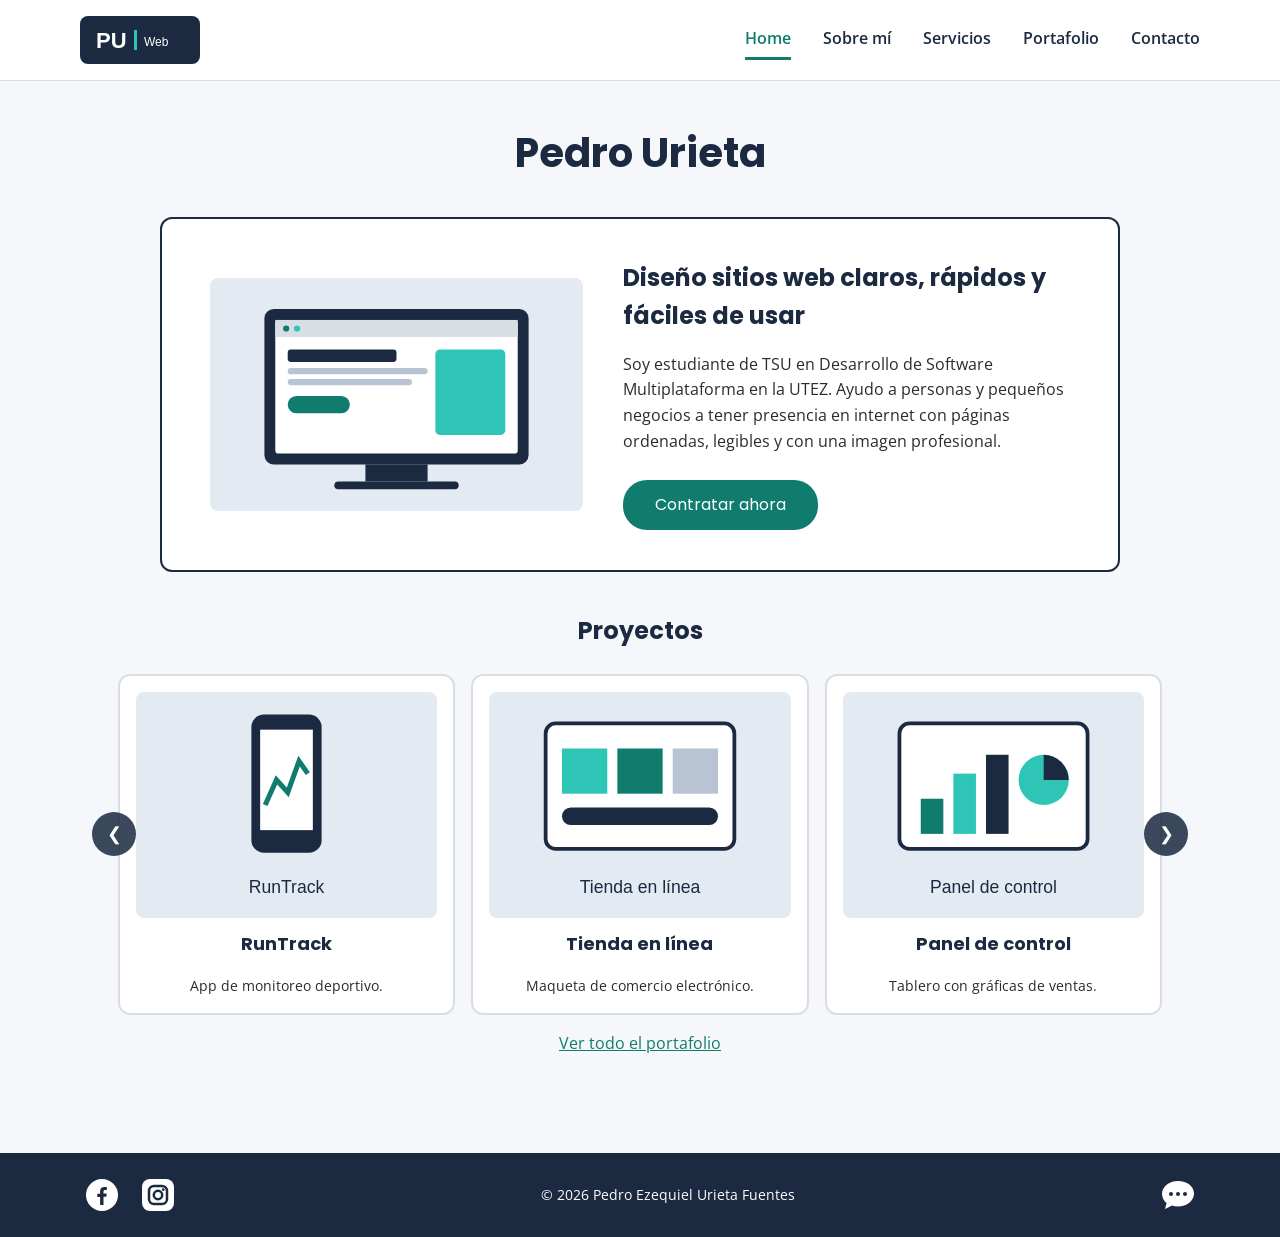
<file: index.html>
<!DOCTYPE html>
<html lang="es">
<head>
    <meta charset="UTF-8">
    <meta name="viewport" content="width=device-width, initial-scale=1.0">
    <meta name="description" content="Sitio personal de Pedro Urieta, diseñador de sitios web.">
    <title>Inicio | Pedro Urieta - Diseñador Web</title>
    <link rel="stylesheet" href="styles.css">
    <script src="script.js" defer></script>
</head>
<body>
    <header class="cabecera">
        <a href="index.html"><img id="logo" src="img/logo.svg" alt="Logotipo de Pedro Urieta, diseñador web"></a>
        <button class="menu-boton" type="button" aria-label="Abrir menú" aria-expanded="false" aria-controls="menu-principal">
            <span></span><span></span><span></span>
        </button>
        <nav class="menu" id="menu-principal" aria-label="Menú principal">
            <ul>
                <li><a href="index.html" class="activo" aria-current="page">Home</a></li>
                <li><a href="sobre-mi.html">Sobre mí</a></li>
                <li><a href="servicios.html">Servicios</a></li>
                <li><a href="portafolio.html">Portafolio</a></li>
                <li><a href="contacto.html">Contacto</a></li>
            </ul>
        </nav>
    </header>

    <main>
        <section class="seccion">
            <h1>Pedro Urieta</h1>
            <div class="caja-bienvenida">
                <img class="imagen-inicio" src="img/inicio.svg" alt="Ilustración de una computadora mostrando el diseño de un sitio web">
                <div class="texto-bienvenida">
                    <h2>Diseño sitios web claros, rápidos y fáciles de usar</h2>
                    <p>Soy estudiante de TSU en Desarrollo de Software Multiplataforma en la UTEZ. Ayudo a personas y pequeños negocios a tener presencia en internet con páginas ordenadas, legibles y con una imagen profesional.</p>
                    <a href="contacto.html" class="boton-primario">Contratar ahora</a>
                </div>
            </div>
        </section>

        <section class="seccion proyectos" aria-labelledby="titulo-proyectos">
            <h2 id="titulo-proyectos">Proyectos</h2>
            <div class="carrusel">
                <button class="carrusel-flecha anterior" type="button" aria-label="Ver proyecto anterior">&#10094;</button>
                <div class="carrusel-pista">
                    <article class="tarjeta-proyecto">
                        <img src="img/proyecto1.svg" alt="Captura ilustrativa de la aplicación RunTrack">
                        <h3>RunTrack</h3>
                        <p>App de monitoreo deportivo.</p>
                    </article>
                    <article class="tarjeta-proyecto">
                        <img src="img/proyecto2.svg" alt="Captura ilustrativa de una tienda en línea">
                        <h3>Tienda en línea</h3>
                        <p>Maqueta de comercio electrónico.</p>
                    </article>
                    <article class="tarjeta-proyecto">
                        <img src="img/proyecto3.svg" alt="Captura ilustrativa de un panel de control con gráficas">
                        <h3>Panel de control</h3>
                        <p>Tablero con gráficas de ventas.</p>
                    </article>
                    <article class="tarjeta-proyecto">
                        <img src="img/proyecto4.svg" alt="Captura ilustrativa de una página de aterrizaje">
                        <h3>Página de aterrizaje</h3>
                        <p>Sitio promocional de una sola página.</p>
                    </article>
                </div>
                <button class="carrusel-flecha siguiente" type="button" aria-label="Ver proyecto siguiente">&#10095;</button>
            </div>
            <p class="texto-centrado"><a href="portafolio.html">Ver todo el portafolio</a></p>
        </section>
    </main>

    <footer class="pie">
        <div class="redes">
            <a href="https://www.facebook.com/" target="_blank"><img src="img/facebook.svg" alt="Ícono de Facebook"></a>
            <a href="https://www.instagram.com/" target="_blank"><img src="img/instagram.svg" alt="Ícono de Instagram"></a>
        </div>
        <p>&copy; 2026 Pedro Ezequiel Urieta Fuentes</p>
        <a class="chat" href="https://wa.me/527771234567" target="_blank"><img src="img/chat.svg" alt="Ícono de chat para enviar un mensaje"></a>
    </footer>
</body>
</html>
</file>
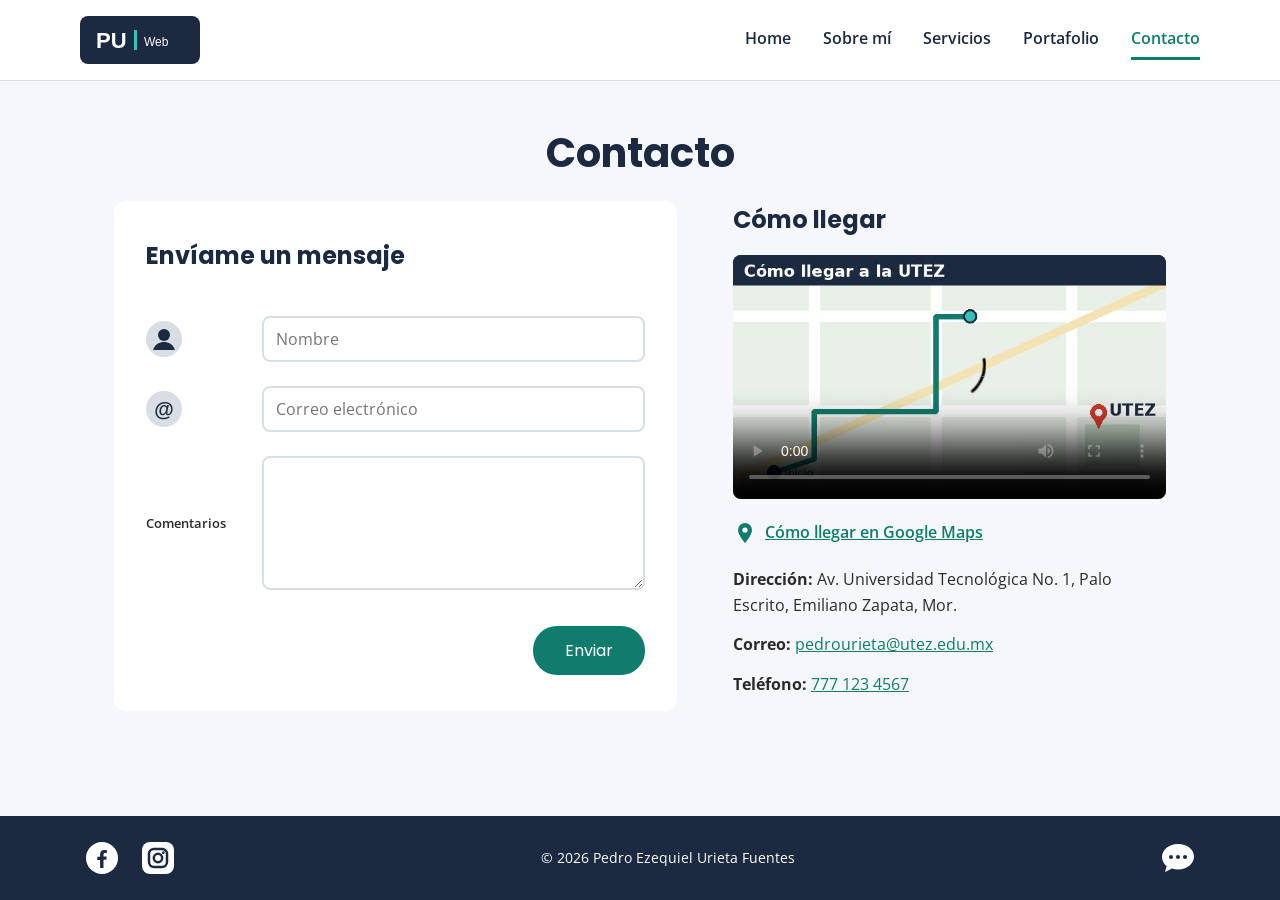
<file: contacto.html>
<!DOCTYPE html>
<html lang="es">
<head>
    <meta charset="UTF-8">
    <meta name="viewport" content="width=device-width, initial-scale=1.0">
    <meta name="description" content="Datos de contacto y formulario de Pedro Urieta.">
    <title>Contacto | Pedro Urieta - Diseñador Web</title>
    <link rel="stylesheet" href="styles.css">
    <script src="script.js" defer></script>
</head>
<body>
    <header class="cabecera">
        <a href="index.html"><img id="logo" src="img/logo.svg" alt="Logotipo de Pedro Urieta, diseñador web"></a>
        <button class="menu-boton" type="button" aria-label="Abrir menú" aria-expanded="false" aria-controls="menu-principal">
            <span></span><span></span><span></span>
        </button>
        <nav class="menu" id="menu-principal" aria-label="Menú principal">
            <ul>
                <li><a href="index.html">Home</a></li>
                <li><a href="sobre-mi.html">Sobre mí</a></li>
                <li><a href="servicios.html">Servicios</a></li>
                <li><a href="portafolio.html">Portafolio</a></li>
                <li><a href="contacto.html" class="activo" aria-current="page">Contacto</a></li>
            </ul>
        </nav>
    </header>

    <main>
        <section class="seccion">
            <h1>Contacto</h1>
            <div class="contacto">
                <form class="formulario" action="#" method="post">
                    <h2>Envíame un mensaje</h2>
                    <label for="nombre"><img src="img/icono-usuario.svg" alt="Ícono de usuario"></label>
                    <input type="text" id="nombre" name="nombre" placeholder="Nombre" autocomplete="name" required>
                    <label for="correo"><img src="img/icono-correo.svg" alt="Ícono de correo electrónico"></label>
                    <input type="email" id="correo" name="correo" placeholder="Correo electrónico" autocomplete="email" required>
                    <label for="comentarios" class="etiqueta-texto">Comentarios</label>
                    <textarea id="comentarios" name="comentarios" rows="5"></textarea>
                    <button type="submit" class="boton-primario">Enviar</button>
                </form>
                <div class="datos">
                    <h2>Cómo llegar</h2>
                    <video controls preload="metadata" poster="img/video-portada.jpg">
                        <source src="video/como-llegar.mp4" type="video/mp4">
                        Tu navegador no puede reproducir este video.
                    </video>
                    <a class="como-llegar" href="https://maps.google.com/?q=Universidad+Tecnologica+Emiliano+Zapata" target="_blank"><img src="img/icono-ubicacion.svg" alt="Ícono de ubicación"> Cómo llegar en Google Maps</a>
                    <p><strong>Dirección:</strong> Av. Universidad Tecnológica No. 1, Palo Escrito, Emiliano Zapata, Mor.</p>
                    <p><strong>Correo:</strong> <a href="mailto:pedrourieta@utez.edu.mx">pedrourieta@utez.edu.mx</a></p>
                    <p><strong>Teléfono:</strong> <a href="tel:+527771234567">777 123 4567</a></p>
                </div>
            </div>
        </section>
    </main>

    <footer class="pie">
        <div class="redes">
            <a href="https://www.facebook.com/" target="_blank"><img src="img/facebook.svg" alt="Ícono de Facebook"></a>
            <a href="https://www.instagram.com/" target="_blank"><img src="img/instagram.svg" alt="Ícono de Instagram"></a>
        </div>
        <p>&copy; 2026 Pedro Ezequiel Urieta Fuentes</p>
        <a class="chat" href="https://wa.me/527771234567" target="_blank"><img src="img/chat.svg" alt="Ícono de chat para enviar un mensaje"></a>
    </footer>
</body>
</html>
</file>
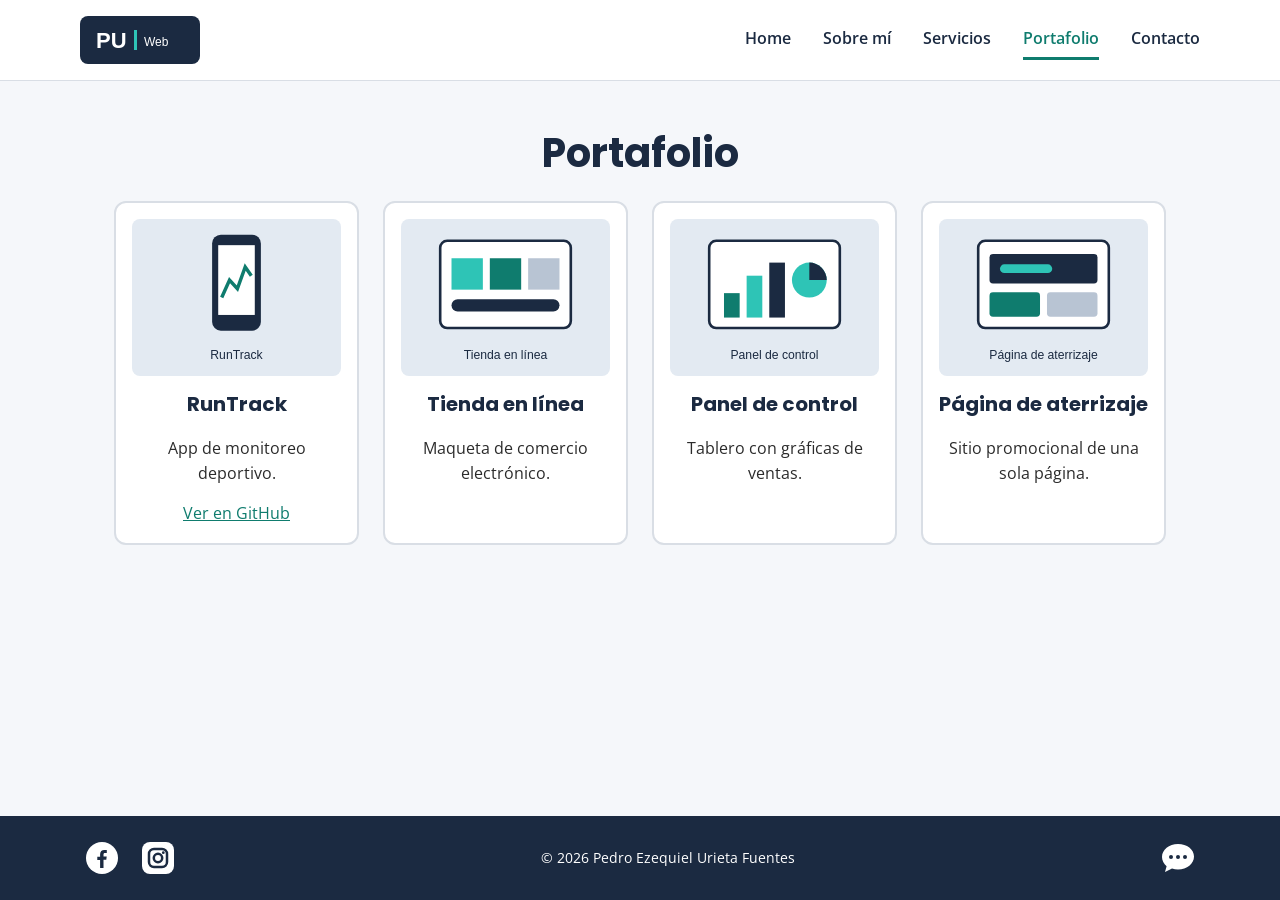
<file: portafolio.html>
<!DOCTYPE html>
<html lang="es">
<head>
    <meta charset="UTF-8">
    <meta name="viewport" content="width=device-width, initial-scale=1.0">
    <meta name="description" content="Proyectos realizados por Pedro Urieta.">
    <title>Portafolio | Pedro Urieta - Diseñador Web</title>
    <link rel="stylesheet" href="styles.css">
    <script src="script.js" defer></script>
</head>
<body>
    <header class="cabecera">
        <a href="index.html"><img id="logo" src="img/logo.svg" alt="Logotipo de Pedro Urieta, diseñador web"></a>
        <button class="menu-boton" type="button" aria-label="Abrir menú" aria-expanded="false" aria-controls="menu-principal">
            <span></span><span></span><span></span>
        </button>
        <nav class="menu" id="menu-principal" aria-label="Menú principal">
            <ul>
                <li><a href="index.html">Home</a></li>
                <li><a href="sobre-mi.html">Sobre mí</a></li>
                <li><a href="servicios.html">Servicios</a></li>
                <li><a href="portafolio.html" class="activo" aria-current="page">Portafolio</a></li>
                <li><a href="contacto.html">Contacto</a></li>
            </ul>
        </nav>
    </header>

    <main>
        <section class="seccion">
            <h1>Portafolio</h1>
            <div class="galeria">
                <article class="proyecto">
                    <img src="img/proyecto1.svg" alt="Captura ilustrativa de la aplicación RunTrack">
                    <h2>RunTrack</h2>
                    <p>App de monitoreo deportivo.</p>
                    <a href="https://github.com/pedrourieta/RunTrack" target="_blank">Ver en GitHub</a>
                </article>
                <article class="proyecto">
                    <img src="img/proyecto2.svg" alt="Captura ilustrativa de una tienda en línea">
                    <h2>Tienda en línea</h2>
                    <p>Maqueta de comercio electrónico.</p>
                </article>
                <article class="proyecto">
                    <img src="img/proyecto3.svg" alt="Captura ilustrativa de un panel de control con gráficas">
                    <h2>Panel de control</h2>
                    <p>Tablero con gráficas de ventas.</p>
                </article>
                <article class="proyecto">
                    <img src="img/proyecto4.svg" alt="Captura ilustrativa de una página de aterrizaje">
                    <h2>Página de aterrizaje</h2>
                    <p>Sitio promocional de una sola página.</p>
                </article>
            </div>
        </section>
    </main>

    <footer class="pie">
        <div class="redes">
            <a href="https://www.facebook.com/" target="_blank"><img src="img/facebook.svg" alt="Ícono de Facebook"></a>
            <a href="https://www.instagram.com/" target="_blank"><img src="img/instagram.svg" alt="Ícono de Instagram"></a>
        </div>
        <p>&copy; 2026 Pedro Ezequiel Urieta Fuentes</p>
        <a class="chat" href="https://wa.me/527771234567" target="_blank"><img src="img/chat.svg" alt="Ícono de chat para enviar un mensaje"></a>
    </footer>
</body>
</html>
</file>
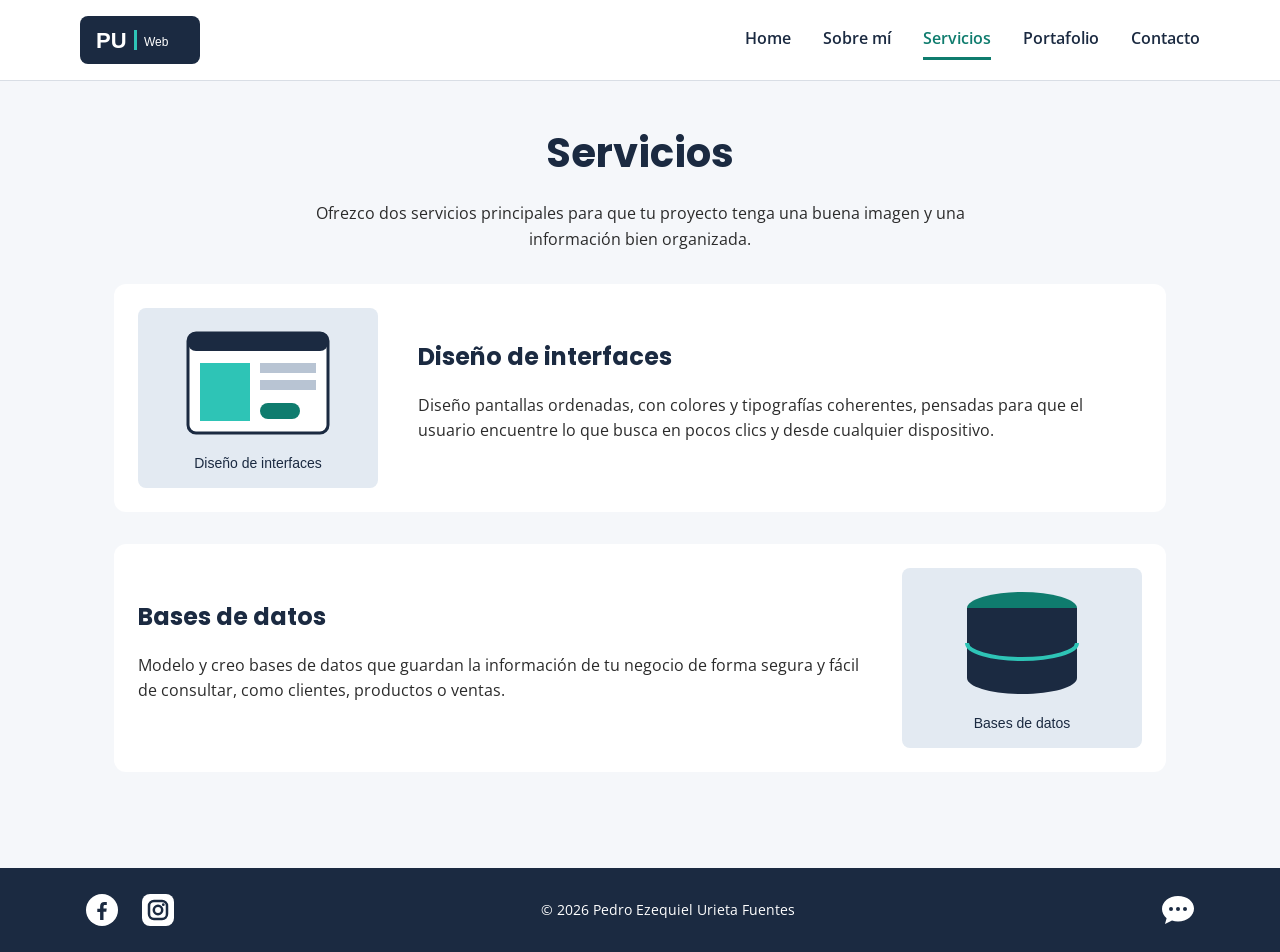
<file: servicios.html>
<!DOCTYPE html>
<html lang="es">
<head>
    <meta charset="UTF-8">
    <meta name="viewport" content="width=device-width, initial-scale=1.0">
    <meta name="description" content="Servicios de diseño de interfaces y bases de datos.">
    <title>Servicios | Pedro Urieta - Diseñador Web</title>
    <link rel="stylesheet" href="styles.css">
    <script src="script.js" defer></script>
</head>
<body>
    <header class="cabecera">
        <a href="index.html"><img id="logo" src="img/logo.svg" alt="Logotipo de Pedro Urieta, diseñador web"></a>
        <button class="menu-boton" type="button" aria-label="Abrir menú" aria-expanded="false" aria-controls="menu-principal">
            <span></span><span></span><span></span>
        </button>
        <nav class="menu" id="menu-principal" aria-label="Menú principal">
            <ul>
                <li><a href="index.html">Home</a></li>
                <li><a href="sobre-mi.html">Sobre mí</a></li>
                <li><a href="servicios.html" class="activo" aria-current="page">Servicios</a></li>
                <li><a href="portafolio.html">Portafolio</a></li>
                <li><a href="contacto.html">Contacto</a></li>
            </ul>
        </nav>
    </header>

    <main>
        <section class="seccion">
            <h1>Servicios</h1>
            <p class="texto-centrado">Ofrezco dos servicios principales para que tu proyecto tenga una buena imagen y una información bien organizada.</p>

            <article id="diseno-interfaces" class="servicio">
                <img src="img/servicio-interfaces.svg" alt="Ilustración de una pantalla con el diseño de una interfaz web">
                <div>
                    <h2>Diseño de interfaces</h2>
                    <p>Diseño pantallas ordenadas, con colores y tipografías coherentes, pensadas para que el usuario encuentre lo que busca en pocos clics y desde cualquier dispositivo.</p>
                </div>
            </article>

            <article id="bases-datos" class="servicio servicio-invertido">
                <img src="img/servicio-bd.svg" alt="Ilustración de un cilindro que representa una base de datos">
                <div>
                    <h2>Bases de datos</h2>
                    <p>Modelo y creo bases de datos que guardan la información de tu negocio de forma segura y fácil de consultar, como clientes, productos o ventas.</p>
                </div>
            </article>
        </section>
    </main>

    <footer class="pie">
        <div class="redes">
            <a href="https://www.facebook.com/" target="_blank"><img src="img/facebook.svg" alt="Ícono de Facebook"></a>
            <a href="https://www.instagram.com/" target="_blank"><img src="img/instagram.svg" alt="Ícono de Instagram"></a>
        </div>
        <p>&copy; 2026 Pedro Ezequiel Urieta Fuentes</p>
        <a class="chat" href="https://wa.me/527771234567" target="_blank"><img src="img/chat.svg" alt="Ícono de chat para enviar un mensaje"></a>
    </footer>
</body>
</html>
</file>
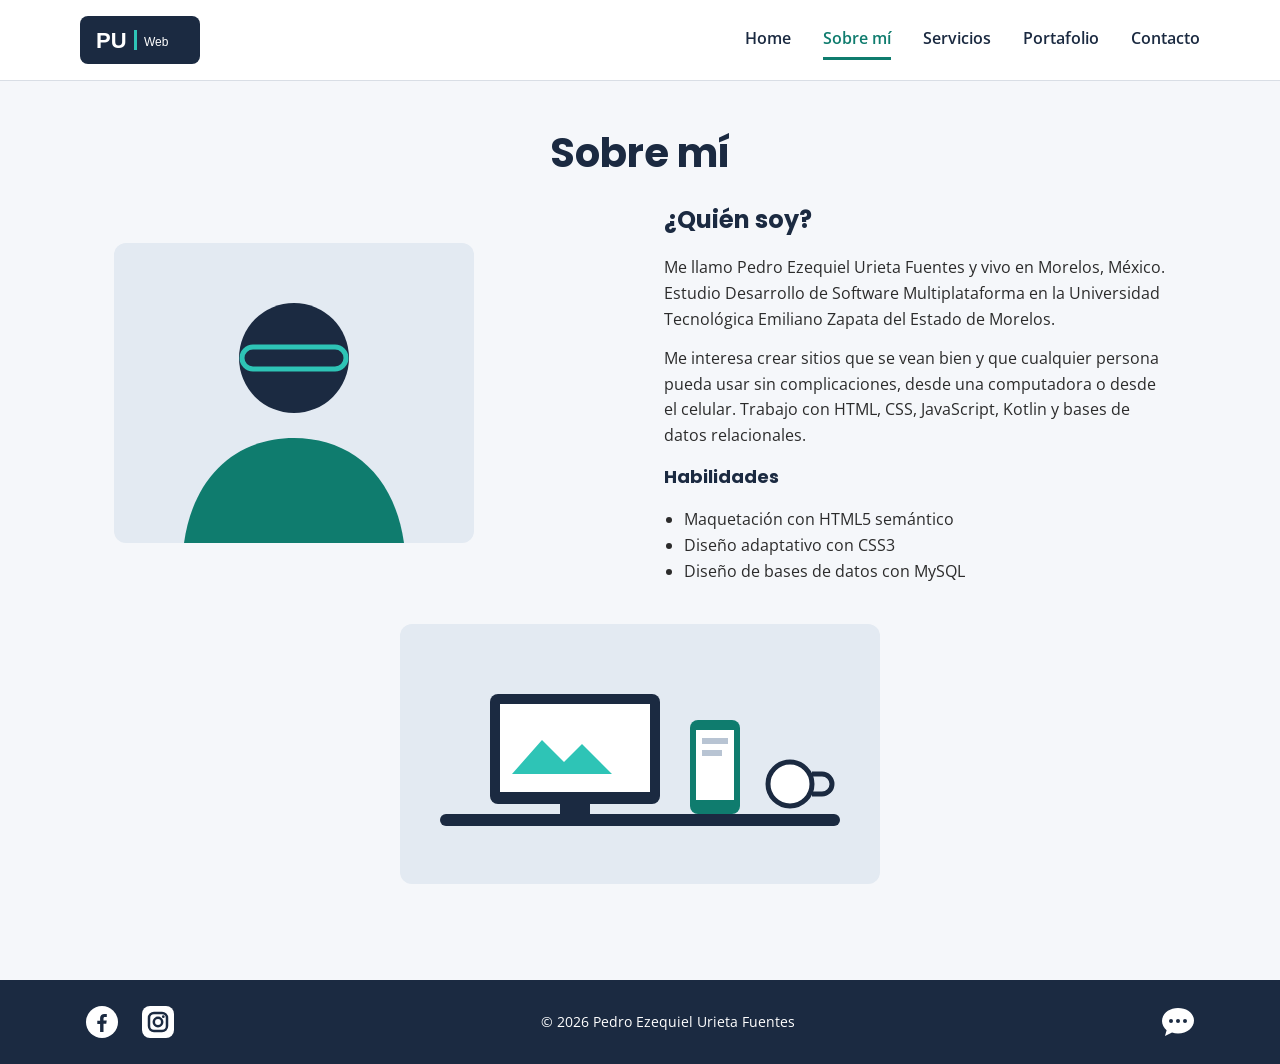
<file: sobre-mi.html>
<!DOCTYPE html>
<html lang="es">
<head>
    <meta charset="UTF-8">
    <meta name="viewport" content="width=device-width, initial-scale=1.0">
    <meta name="description" content="Información personal y habilidades de Pedro Urieta.">
    <title>Sobre mí | Pedro Urieta - Diseñador Web</title>
    <link rel="stylesheet" href="styles.css">
    <script src="script.js" defer></script>
</head>
<body>
    <header class="cabecera">
        <a href="index.html"><img id="logo" src="img/logo.svg" alt="Logotipo de Pedro Urieta, diseñador web"></a>
        <button class="menu-boton" type="button" aria-label="Abrir menú" aria-expanded="false" aria-controls="menu-principal">
            <span></span><span></span><span></span>
        </button>
        <nav class="menu" id="menu-principal" aria-label="Menú principal">
            <ul>
                <li><a href="index.html">Home</a></li>
                <li><a href="sobre-mi.html" class="activo" aria-current="page">Sobre mí</a></li>
                <li><a href="servicios.html">Servicios</a></li>
                <li><a href="portafolio.html">Portafolio</a></li>
                <li><a href="contacto.html">Contacto</a></li>
            </ul>
        </nav>
    </header>

    <main>
        <section class="seccion">
            <h1>Sobre mí</h1>
            <div class="perfil">
                <img src="img/perfil.svg" alt="Ilustración de perfil de Pedro Urieta">
                <div>
                    <h2>¿Quién soy?</h2>
                    <p>Me llamo Pedro Ezequiel Urieta Fuentes y vivo en Morelos, México. Estudio Desarrollo de Software Multiplataforma en la Universidad Tecnológica Emiliano Zapata del Estado de Morelos.</p>
                    <p>Me interesa crear sitios que se vean bien y que cualquier persona pueda usar sin complicaciones, desde una computadora o desde el celular. Trabajo con HTML, CSS, JavaScript, Kotlin y bases de datos relacionales.</p>
                    <h3>Habilidades</h3>
                    <ul class="lista">
                        <li>Maquetación con HTML5 semántico</li>
                        <li>Diseño adaptativo con CSS3</li>
                        <li>Diseño de bases de datos con MySQL</li>
                    </ul>
                </div>
                <img class="imagen-secundaria" src="img/trabajo.svg" alt="Ilustración de un escritorio de trabajo con computadora, celular y taza de café">
            </div>
        </section>
    </main>

    <footer class="pie">
        <div class="redes">
            <a href="https://www.facebook.com/" target="_blank"><img src="img/facebook.svg" alt="Ícono de Facebook"></a>
            <a href="https://www.instagram.com/" target="_blank"><img src="img/instagram.svg" alt="Ícono de Instagram"></a>
        </div>
        <p>&copy; 2026 Pedro Ezequiel Urieta Fuentes</p>
        <a class="chat" href="https://wa.me/527771234567" target="_blank"><img src="img/chat.svg" alt="Ícono de chat para enviar un mensaje"></a>
    </footer>
</body>
</html>
</file>
<file: styles.css>
/* ==========================================================
   Hoja de estilos del sitio personal de Pedro Urieta
   Escritorio (base) + celular vertical + celular horizontal
   ========================================================== */

/* Tipografías de Google Fonts */
@import url("https://fonts.googleapis.com/css2?family=Open+Sans:wght@400;600&family=Poppins:wght@500;700&display=swap");

/* ---------- Selectores de tipo ---------- */
* {
    box-sizing: border-box;
}

html {
    scroll-behavior: smooth;
}

body {
    margin: 0;
    font-family: "Open Sans", Arial, sans-serif;
    font-size: 16px;
    line-height: 1.6;
    color: #2B2B2B;
    background-color: #F5F7FA;
    display: flex;
    flex-direction: column;
    min-height: 100vh;
}

h1,
h2,
h3 {
    font-family: "Poppins", Arial, sans-serif;
    color: #1B2A41;
    margin: 0 0 16px;
}

h1 {
    font-size: 40px;
    text-align: center;
}

h2 {
    font-size: 24px;
}

h3 {
    font-size: 18px;
}

p {
    margin: 0 0 14px;
}

a {
    color: #0F7C6E;
}

img,
video {
    display: block;
    max-width: 100%;
    height: auto;
}

/* Contorno visible al navegar con teclado */
a:focus-visible,
button:focus-visible,
input:focus-visible,
textarea:focus-visible {
    outline: 3px solid #2EC4B6;
    outline-offset: 2px;
}

/* ---------- Encabezado y navegación ---------- */
.cabecera {
    position: relative;
    display: flex;
    justify-content: space-between;
    align-items: center;
    padding: 16px 80px;
    background-color: #FFFFFF;
    border-bottom: 1px solid #D9DEE5;
}

#logo {
    width: 120px;
    height: 48px;
}

.menu ul {
    display: flex;
    gap: 32px;
    list-style: none;
    margin: 0;
    padding: 0;
}

.menu a {
    display: block;
    padding: 6px 0;
    color: #1B2A41;
    text-decoration: none;
    font-weight: 600;
}

.menu a:hover,
.menu a.activo {
    color: #0F7C6E;
    border-bottom: 3px solid #0F7C6E;
}

/* Botón hamburguesa: oculto en escritorio */
.menu-boton {
    display: none;
    flex-direction: column;
    justify-content: center;
    gap: 6px;
    width: 48px;
    height: 48px;
    padding: 10px;
    background: none;
    border: none;
    border-radius: 8px;
    cursor: pointer;
}

.menu-boton span {
    display: block;
    height: 4px;
    background-color: #1B2A41;
    border-radius: 2px;
    transition: transform 0.3s, opacity 0.3s;
}

/* El ícono se convierte en "X" cuando el menú está abierto */
.menu-boton[aria-expanded="true"] span:nth-child(1) {
    transform: translateY(10px) rotate(45deg);
}

.menu-boton[aria-expanded="true"] span:nth-child(2) {
    opacity: 0;
}

.menu-boton[aria-expanded="true"] span:nth-child(3) {
    transform: translateY(-10px) rotate(-45deg);
}

/* ---------- Contenido principal ---------- */
main {
    flex: 1;
    width: 100%;
    max-width: 1100px;
    margin: 0 auto;
    padding: 40px 24px 56px;
}

.seccion {
    margin-bottom: 40px;
}

.texto-centrado {
    max-width: 700px;
    margin: 0 auto 32px;
    text-align: center;
}

/* Home */
.caja-bienvenida {
    display: grid;
    grid-template-columns: 1fr 1.2fr;
    gap: 40px;
    align-items: center;
    max-width: 960px;
    margin: 32px auto 0;
    padding: 40px 48px;
    background-color: #FFFFFF;
    border: 2px solid #1B2A41;
    border-radius: 12px;
}

.imagen-inicio {
    border-radius: 8px;
}

/* Botón de llamada a la acción */
.boton-primario {
    display: inline-block;
    min-height: 48px;
    margin-top: 12px;
    padding: 12px 32px;
    font-family: "Poppins", Arial, sans-serif;
    font-size: 16px;
    color: #FFFFFF;
    text-decoration: none;
    background-color: #0F7C6E;
    border: none;
    border-radius: 24px;
    cursor: pointer;
    transition: background-color 0.3s, box-shadow 0.3s;
}

.boton-primario:hover {
    background-color: #0B5E54;
    box-shadow: 0 6px 14px rgba(15, 124, 110, 0.45);
}

/* Carrusel de proyectos */
.proyectos h2 {
    text-align: center;
}

.carrusel {
    position: relative;
}

.carrusel-pista {
    display: flex;
    gap: 16px;
    overflow-x: auto;
    scroll-snap-type: x mandatory;
    scroll-behavior: smooth;
    padding: 8px 4px 16px;
    scrollbar-width: none;
}

.carrusel-pista::-webkit-scrollbar {
    display: none;
}

.tarjeta-proyecto {
    flex: 0 0 calc((100% - 32px) / 3);
    scroll-snap-align: center;
    padding: 16px;
    text-align: center;
    background-color: #FFFFFF;
    border: 2px solid #D9DEE5;
    border-radius: 12px;
}

.tarjeta-proyecto img {
    width: 100%;
    margin-bottom: 12px;
    border-radius: 8px;
}

.tarjeta-proyecto p {
    margin: 0;
    font-size: 14px;
}

.carrusel-flecha {
    position: absolute;
    top: 40%;
    z-index: 2;
    width: 44px;
    height: 44px;
    font-size: 18px;
    color: #FFFFFF;
    background-color: rgba(27, 42, 65, 0.85);
    border: none;
    border-radius: 50%;
    cursor: pointer;
    transition: background-color 0.3s;
}

.carrusel-flecha:hover {
    background-color: #0F7C6E;
}

.anterior {
    left: -22px;
}

.siguiente {
    right: -22px;
}

/* Sobre mí */
.perfil {
    display: grid;
    grid-template-columns: 1fr 1fr;
    gap: 40px 48px;
    align-items: center;
}

.perfil img {
    border-radius: 12px;
}

.imagen-secundaria {
    grid-column: 1 / -1;
    justify-self: center;
    width: 480px;
}

.lista {
    margin: 0;
    padding-left: 20px;
}

/* Servicios */
.servicio {
    display: flex;
    align-items: center;
    gap: 40px;
    margin-bottom: 32px;
    padding: 24px;
    background-color: #FFFFFF;
    border-radius: 12px;
}

.servicio-invertido {
    flex-direction: row-reverse;
}

.servicio img {
    width: 240px;
    border-radius: 8px;
}

/* Portafolio */
.galeria {
    display: grid;
    grid-template-columns: repeat(4, 1fr);
    gap: 24px;
}

.proyecto {
    padding: 16px;
    text-align: center;
    background-color: #FFFFFF;
    border: 2px solid #D9DEE5;
    border-radius: 12px;
}

.proyecto h2 {
    font-size: 20px;
}

.proyecto img {
    width: 100%;
    margin-bottom: 12px;
    border-radius: 8px;
}

/* Contacto */
.contacto {
    display: grid;
    grid-template-columns: 1.3fr 1fr;
    gap: 56px;
}

.datos video {
    width: 100%;
    margin-bottom: 12px;
    border-radius: 8px;
    background-color: #1B2A41;
}

.como-llegar {
    display: inline-flex;
    align-items: center;
    gap: 8px;
    min-height: 44px;
    margin-bottom: 12px;
    font-weight: 600;
}

.formulario {
    display: grid;
    grid-template-columns: 100px 1fr;
    gap: 16px;
    align-items: center;
    padding: 32px;
    background-color: #FFFFFF;
    border-radius: 12px;
}

.formulario h2 {
    grid-column: 1 / 3;
}

.formulario input,
.formulario textarea {
    width: 100%;
    padding: 10px 12px;
    font-family: "Open Sans", Arial, sans-serif;
    font-size: 16px;
    border: 2px solid #D9DEE5;
    border-radius: 8px;
}

.etiqueta-texto {
    font-size: 13px;
    font-weight: 600;
}

.formulario .boton-primario {
    grid-column: 2;
    justify-self: end;
}

/* ---------- Pie de página ---------- */
.pie {
    display: flex;
    justify-content: space-between;
    align-items: center;
    padding: 20px 80px;
    color: #FFFFFF;
    background-color: #1B2A41;
}

.pie p {
    margin: 0;
    font-size: 14px;
}

.redes {
    display: flex;
    gap: 12px;
}

.pie a {
    display: flex;
    align-items: center;
    justify-content: center;
    min-width: 44px;
    min-height: 44px;
}

/* ==========================================================
   CELULAR EN VERTICAL (PORTRAIT)
   ========================================================== */
@media (max-width: 767px) and (orientation: portrait) {

    /* Encabezado fijo con menú hamburguesa */
    .cabecera {
        position: sticky;
        top: 0;
        z-index: 10;
        padding: 10px 16px;
    }

    #logo {
        width: 96px;
        height: 38px;
    }

    .menu-boton {
        display: flex;
    }

    .menu {
        display: none;
        position: absolute;
        top: 100%;
        left: 0;
        right: 0;
        background-color: #FFFFFF;
        box-shadow: 0 8px 16px rgba(27, 42, 65, 0.15);
    }

    .menu.abierto {
        display: block;
    }

    .menu ul {
        flex-direction: column;
        gap: 0;
    }

    .menu a {
        padding: 14px 24px;
        font-size: 17px;
        border-bottom: 1px solid #E3EAF2;
    }

    .menu a:hover,
    .menu a.activo {
        border-bottom: 1px solid #E3EAF2;
        border-left: 5px solid #0F7C6E;
        background-color: #F5F7FA;
    }

    /* Títulos y textos */
    main {
        padding: 24px 16px 32px;
    }

    h1 {
        font-size: 28px;
    }

    h2 {
        font-size: 20px;
    }

    .seccion {
        margin-bottom: 32px;
    }

    /* Home: una sola columna */
    .caja-bienvenida {
        grid-template-columns: 1fr;
        gap: 16px;
        margin-top: 16px;
        padding: 16px;
        text-align: center;
    }

    .texto-bienvenida p {
        font-size: 15px;
        text-align: left;
    }

    /* Carrusel: una tarjeta al centro y las laterales asomándose */
    .tarjeta-proyecto {
        flex: 0 0 100%;
    }

    .carrusel-pista {
        padding: 8px 14%;
        scroll-padding: 0 14%;
    }

    .carrusel-flecha {
        width: 40px;
        height: 40px;
    }

    .anterior {
        left: 0;
    }

    .siguiente {
        right: 0;
    }

    /* Sobre mí: imagen, texto e imagen */
    .perfil {
        grid-template-columns: 1fr;
        gap: 20px;
    }

    .imagen-secundaria {
        width: 100%;
    }

    /* Servicios: imagen arriba y texto abajo */
    .servicio,
    .servicio-invertido {
        flex-direction: column;
        align-items: stretch;
        gap: 12px;
        padding: 16px;
    }

    .servicio img {
        width: 100%;
    }

    /* Portafolio: una columna */
    .galeria {
        grid-template-columns: 1fr;
    }

    /* Contacto: formulario primero y luego el video */
    .contacto {
        grid-template-columns: 1fr;
        gap: 32px;
    }

    .formulario {
        grid-template-columns: 44px 1fr;
        gap: 12px;
        padding: 20px 16px;
    }

    .etiqueta-texto,
    .formulario textarea {
        grid-column: 1 / -1;
    }

    .formulario .boton-primario {
        grid-column: 1 / -1;
        justify-self: center;
        width: 60%;
    }

    /* Pie: chat a la izquierda y redes a la derecha */
    .pie {
        flex-wrap: wrap;
        padding: 12px 16px;
    }

    .chat {
        order: 1;
    }

    .redes {
        order: 2;
    }

    .pie p {
        order: 3;
        flex-basis: 100%;
        margin-top: 4px;
        font-size: 12px;
        text-align: center;
    }
}

/* ==========================================================
   CELULAR EN HORIZONTAL (LANDSCAPE) - propuesta propia
   ========================================================== */
@media (orientation: landscape) and (max-height: 500px) {

    /* Menú horizontal compacto, sin hamburguesa */
    .cabecera {
        padding: 6px 24px;
    }

    #logo {
        width: 84px;
        height: 34px;
    }

    .menu ul {
        gap: 18px;
    }

    .menu a {
        padding: 10px 0 4px;
        font-size: 14px;
    }

    /* Aprovechar el ancho de la pantalla */
    main {
        padding: 16px 32px 24px;
    }

    h1 {
        font-size: 24px;
        margin-bottom: 12px;
    }

    h2 {
        font-size: 19px;
    }

    .seccion {
        margin-bottom: 24px;
    }

    /* Home: imagen a la izquierda y texto a la derecha */
    .caja-bienvenida {
        grid-template-columns: 0.8fr 1.2fr;
        gap: 24px;
        margin-top: 8px;
        padding: 20px 24px;
    }

    .texto-bienvenida p {
        font-size: 14px;
    }

    .boton-primario {
        margin-top: 4px;
        padding: 10px 26px;
    }

    /* Carrusel: dos tarjetas y media a la vista */
    .tarjeta-proyecto {
        flex: 0 0 38%;
    }

    .anterior {
        left: -12px;
    }

    .siguiente {
        right: -12px;
    }

    /* Sobre mí: dos columnas */
    .perfil {
        gap: 20px 32px;
    }

    .imagen-secundaria {
        width: 60%;
    }

    /* Servicios: imagen pequeña junto al texto */
    .servicio {
        gap: 24px;
        padding: 16px;
        margin-bottom: 16px;
    }

    .servicio img {
        width: 180px;
    }

    /* Portafolio: cuatro columnas compactas */
    .galeria {
        gap: 12px;
    }

    .proyecto {
        padding: 10px;
    }

    .proyecto h2 {
        font-size: 15px;
    }

    .proyecto p {
        font-size: 13px;
    }

    /* Contacto: formulario y video lado a lado */
    .contacto {
        grid-template-columns: 1.2fr 1fr;
        gap: 24px;
    }

    .formulario {
        grid-template-columns: 44px 1fr;
        gap: 10px;
        padding: 16px;
    }

    .etiqueta-texto,
    .formulario textarea {
        grid-column: 1 / -1;
    }

    .formulario textarea {
        height: 70px;
    }

    .formulario .boton-primario {
        justify-self: end;
    }

    /* Pie compacto */
    .pie {
        padding: 6px 24px;
    }

    .pie p {
        font-size: 12px;
    }
}
</file>
